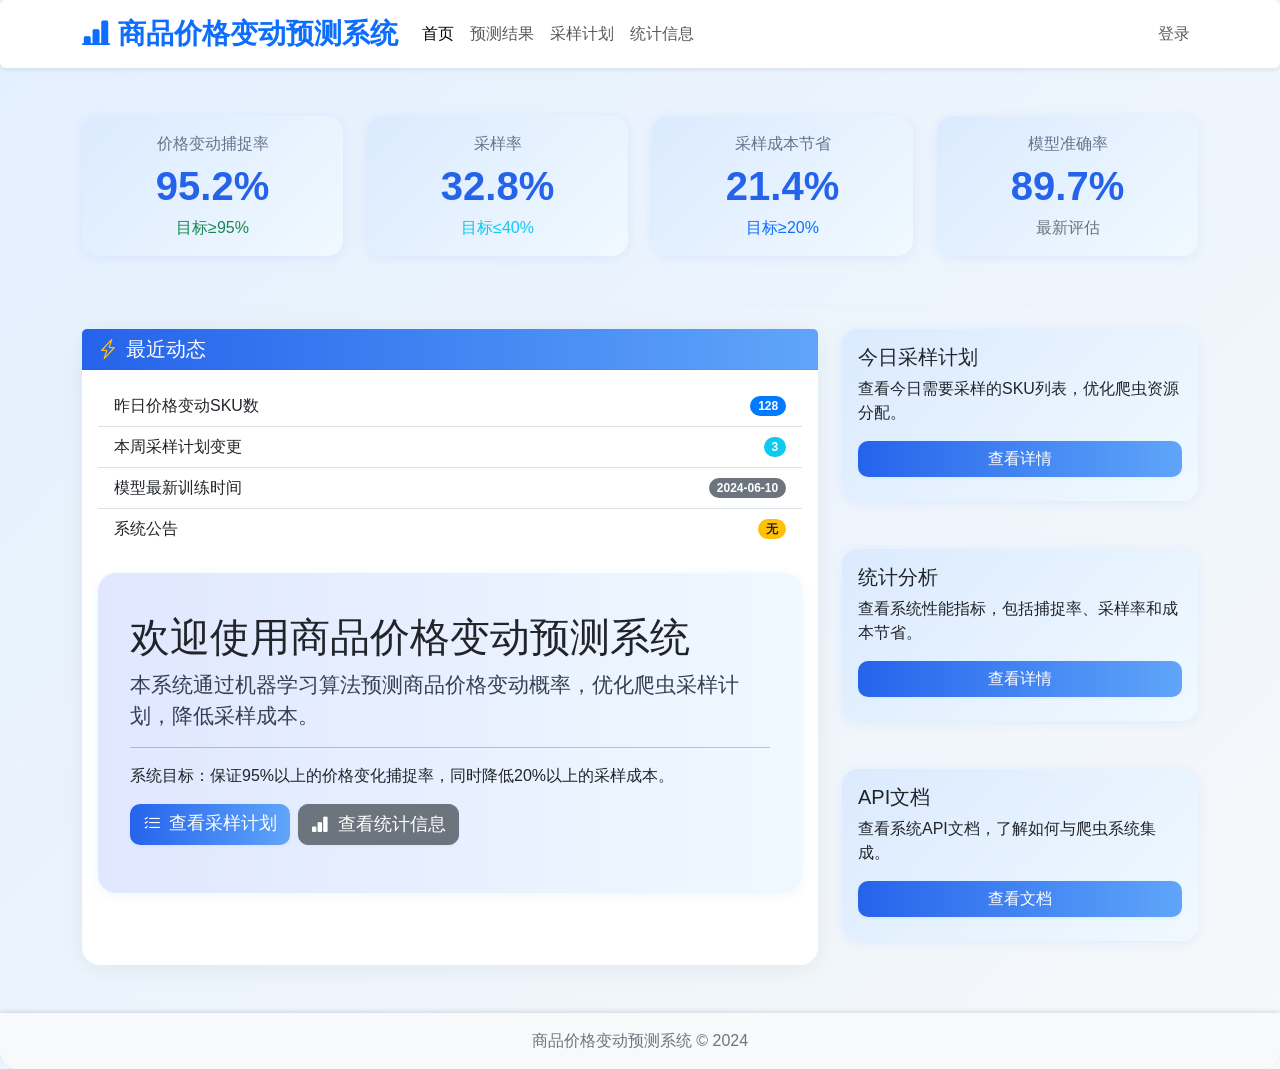
<file: templates/index.html>
<!DOCTYPE html>
<html lang="zh-CN">
<head>
    <meta charset="UTF-8">
    <meta name="viewport" content="width=device-width, initial-scale=1.0">
    <title>商品价格变动预测系统</title>
    <link rel="stylesheet" href="https://cdn.jsdelivr.net/npm/bootstrap@5.2.3/dist/css/bootstrap.min.css">
    <link rel="stylesheet" href="https://cdn.jsdelivr.net/npm/bootstrap-icons@1.10.0/font/bootstrap-icons.css">
    <link rel="stylesheet" href="https://cdn.jsdelivr.net/npm/@fortawesome/fontawesome-free@6.4.0/css/all.min.css">
    <link rel="stylesheet" href="/static/css/style.css">
    <style>
        body {
            background: #f6f8fa;
            font-family: 'Segoe UI', 'PingFang SC', 'Microsoft YaHei', Arial, sans-serif;
        }
        .main-bg {
            background: linear-gradient(135deg, #e3f0ff 0%, #f6f8fa 100%);
            min-height: 100vh;
        }
        .card {
            border-radius: 18px;
            box-shadow: 0 4px 24px 0 rgba(0,0,0,0.06);
        }
        .card-header {
            background: linear-gradient(90deg, #2563eb 0%, #60a5fa 100%);
            color: #fff;
            border-radius: 18px 18px 0 0;
        }
        .stat-card {
            background: linear-gradient(135deg, #dbeafe 0%, #f0f9ff 100%);
            border: none;
            border-radius: 16px;
            box-shadow: 0 2px 12px 0 rgba(37,99,235,0.08);
        }
        .stat-number {
            font-size: 2.5rem;
            font-weight: 700;
            color: #2563eb;
        }
        .stat-label {
            font-size: 1rem;
            color: #64748b;
        }
        .btn, .form-control {
            border-radius: 10px;
            box-shadow: 0 1px 4px 0 rgba(0,0,0,0.04);
        }
        .btn-primary {
            background: linear-gradient(90deg, #2563eb 0%, #60a5fa 100%);
            border: none;
        }
        .btn-primary:hover {
            background: linear-gradient(90deg, #1d4ed8 0%, #3b82f6 100%);
        }
        .footer {
            border-radius: 0 0 18px 18px;
        }
        .jumbotron {
            background: linear-gradient(90deg, #e0e7ff 0%, #f0f9ff 100%);
            border-radius: 18px;
            box-shadow: 0 2px 12px 0 rgba(37,99,235,0.06);
            padding: 2.5rem 2rem;
            margin-bottom: 2rem;
        }
        .display-4 {
            font-weight: 700;
            color: #2563eb;
        }
        .lead {
            font-size: 1.3rem;
            color: #334155;
        }
        .main-btns .btn {
            min-width: 160px;
            font-size: 1.1rem;
            margin-right: 1rem;
        }
        @media (max-width: 767px) {
            .main-btns .btn {
                min-width: 100px;
                font-size: 1rem;
                margin-bottom: 1rem;
            }
            .jumbotron {
                padding: 1.2rem 0.5rem;
            }
        }
    </style>
</head>
<body class="main-bg">
    <nav class="navbar navbar-expand-lg navbar-light bg-white shadow-sm rounded mb-4">
        <div class="container">
            <a class="navbar-brand fw-bold fs-3 text-primary" href="/">
                <i class="bi bi-bar-chart-line-fill me-2"></i>商品价格变动预测系统
            </a>
            <button class="navbar-toggler" type="button" data-bs-toggle="collapse" data-bs-target="#navbarNav">
                <span class="navbar-toggler-icon"></span>
            </button>
            <div class="collapse navbar-collapse" id="navbarNav">
                <ul class="navbar-nav">
                    <li class="nav-item">
                        <a class="nav-link active" href="/">首页</a>
                    </li>
                    <li class="nav-item">
                        <a class="nav-link" href="/predictions">预测结果</a>
                    </li>
                    <li class="nav-item">
                        <a class="nav-link" href="/sampling">采样计划</a>
                    </li>
                    <li class="nav-item">
                        <a class="nav-link" href="/stats">统计信息</a>
                    </li>
                </ul>
                <ul class="navbar-nav ms-auto">
                    <li class="nav-item">
                        <a class="nav-link" href="#" id="loginBtn">登录</a>
                    </li>
                    <li class="nav-item">
                        <a class="nav-link" href="#" id="userInfo" style="display: none;"></a>
                    </li>
                    <li class="nav-item">
                        <a class="nav-link" href="#" id="logoutBtn" style="display: none;">退出</a>
                    </li>
                </ul>
            </div>
        </div>
    </nav>
    <div class="container mt-4">
        <div class="row mb-4 g-4">
            <div class="col-md-3">
                <div class="card stat-card text-center">
                    <div class="card-body">
                        <div class="stat-label">价格变动捕捉率</div>
                        <div class="stat-number" id="captureRate">95.2%</div>
                        <div class="stat-label text-success">目标≥95%</div>
                    </div>
                </div>
            </div>
            <div class="col-md-3">
                <div class="card stat-card text-center">
                    <div class="card-body">
                        <div class="stat-label">采样率</div>
                        <div class="stat-number" id="samplingRate">32.8%</div>
                        <div class="stat-label text-info">目标≤40%</div>
                    </div>
                </div>
            </div>
            <div class="col-md-3">
                <div class="card stat-card text-center">
                    <div class="card-body">
                        <div class="stat-label">采样成本节省</div>
                        <div class="stat-number" id="costSaving">21.4%</div>
                        <div class="stat-label text-primary">目标≥20%</div>
                    </div>
                </div>
            </div>
            <div class="col-md-3">
                <div class="card stat-card text-center">
                    <div class="card-body">
                        <div class="stat-label">模型准确率</div>
                        <div class="stat-number" id="modelAccuracy">89.7%</div>
                        <div class="stat-label text-secondary">最新评估</div>
                    </div>
                </div>
            </div>
        </div>
        <hr class="my-4" style="border-top:1.5px solid #e5e7eb;">
        <div class="row g-4">
            <div class="col-lg-8">
                <div class="card h-100">
                    <div class="card-header">
                        <h5 class="mb-0"><i class="bi bi-lightning-charge text-warning me-2"></i>最近动态</h5>
                    </div>
                    <div class="card-body">
                        <ul class="list-group list-group-flush">
                            <li class="list-group-item d-flex justify-content-between align-items-center">
                                昨日价格变动SKU数
                                <span class="badge bg-primary rounded-pill">128</span>
                            </li>
                            <li class="list-group-item d-flex justify-content-between align-items-center">
                                本周采样计划变更
                                <span class="badge bg-info rounded-pill">3</span>
                            </li>
                            <li class="list-group-item d-flex justify-content-between align-items-center">
                                模型最新训练时间
                                <span class="badge bg-secondary rounded-pill">2024-06-10</span>
                            </li>
                            <li class="list-group-item d-flex justify-content-between align-items-center">
                                系统公告
                                <span class="badge bg-warning text-dark rounded-pill">无</span>
                            </li>
                        </ul>
                        <div class="jumbotron mt-4">
                            <h1 class="display-6">欢迎使用商品价格变动预测系统</h1>
                            <p class="lead">本系统通过机器学习算法预测商品价格变动概率，优化爬虫采样计划，降低采样成本。</p>
                            <hr class="my-3">
                            <p>系统目标：保证95%以上的价格变化捕捉率，同时降低20%以上的采样成本。</p>
                            <div class="main-btns d-flex flex-wrap">
                                <a class="btn btn-primary btn-lg me-2 mb-2" href="/sampling" role="button"><i class="bi bi-list-check me-1"></i> 查看采样计划</a>
                                <a class="btn btn-secondary btn-lg mb-2" href="/stats" role="button"><i class="bi bi-bar-chart-fill me-1"></i> 查看统计信息</a>
                            </div>
                        </div>
                    </div>
                </div>
            </div>
            <div class="col-lg-4">
                <div class="d-flex flex-column h-100 gap-4">
                    <div class="card stat-card flex-fill">
                        <div class="card-body">
                            <h5 class="card-title">今日采样计划</h5>
                            <p class="card-text">查看今日需要采样的SKU列表，优化爬虫资源分配。</p>
                            <a href="/sampling" class="btn btn-primary w-100">查看详情</a>
                        </div>
                    </div>
                    <div class="card stat-card flex-fill">
                        <div class="card-body">
                            <h5 class="card-title">统计分析</h5>
                            <p class="card-text">查看系统性能指标，包括捕捉率、采样率和成本节省。</p>
                            <a href="/stats" class="btn btn-primary w-100">查看详情</a>
                        </div>
                    </div>
                    <div class="card stat-card flex-fill">
                        <div class="card-body">
                            <h5 class="card-title">API文档</h5>
                            <p class="card-text">查看系统API文档，了解如何与爬虫系统集成。</p>
                            <a href="/docs" class="btn btn-primary w-100">查看文档</a>
                        </div>
                    </div>
                </div>
            </div>
        </div>
    </div>
    <!-- 登录模态框 -->
    <div class="modal fade" id="loginModal" tabindex="-1">
        <div class="modal-dialog">
            <div class="modal-content">
                <div class="modal-header">
                    <h5 class="modal-title">用户登录</h5>
                    <button type="button" class="btn-close" data-bs-dismiss="modal" aria-label="Close"></button>
                </div>
                <div class="modal-body">
                    <form id="loginForm">
                        <div class="mb-3">
                            <label for="username" class="form-label">用户名</label>
                            <input type="text" class="form-control" id="username" required>
                        </div>
                        <div class="mb-3">
                            <label for="password" class="form-label">密码</label>
                            <input type="password" class="form-control" id="password" required>
                        </div>
                        <div class="alert alert-danger d-none" id="loginError"></div>
                    </form>
                </div>
                <div class="modal-footer">
                    <button type="button" class="btn btn-secondary" data-bs-dismiss="modal">取消</button>
                    <button type="button" class="btn btn-primary" id="loginSubmit">登录</button>
                </div>
            </div>
        </div>
    </div>
    <footer class="footer mt-5 py-3 bg-light">
        <div class="container text-center">
            <span class="text-muted">商品价格变动预测系统 &copy; 2024</span>
        </div>
    </footer>
    <script src="https://cdn.jsdelivr.net/npm/bootstrap@5.2.3/dist/js/bootstrap.bundle.min.js"></script>
    <script src="/static/js/auth.js"></script>
    <script src="/static/js/main.js"></script>
</body>
</html>
</file>
<file: static/css/style.css>
/* 全局样式 */
body {
    min-height: 100vh;
    display: flex;
    flex-direction: column;
    font-family: 'Segoe UI', Tahoma, Geneva, Verdana, sans-serif;
}

/* 导航栏样式 */
.navbar {
    box-shadow: 0 2px 4px rgba(0, 0, 0, 0.1);
}

/* 页脚样式 */
.footer {
    margin-top: auto;
    padding: 1rem 0;
    background-color: #f8f9fa;
    box-shadow: 0 -2px 4px rgba(0, 0, 0, 0.1);
}

/* 卡片样式 */
.card {
    margin-bottom: 1.5rem;
    border: none;
    box-shadow: 0 0.125rem 0.25rem rgba(0, 0, 0, 0.075);
    transition: transform 0.2s ease-in-out;
}

.card:hover {
    transform: translateY(-2px);
}

.card-header {
    background-color: #f8f9fa;
    border-bottom: 1px solid rgba(0, 0, 0, 0.05);
    font-weight: 600;
}

/* 表格样式 */
.table {
    margin-bottom: 0;
}

.table th {
    font-weight: 600;
    background-color: #f8f9fa;
}

.table-hover tbody tr:hover {
    background-color: rgba(0, 123, 255, 0.05);
}

/* 按钮样式 */
.btn {
    font-weight: 500;
    padding: 0.375rem 0.75rem;
}

.btn-icon i {
    margin-right: 0.25rem;
}

/* 表单样式 */
.form-control, .form-select {
    border-radius: 0.25rem;
    padding: 0.375rem 0.75rem;
}

/* 模态框样式 */
.modal-header {
    border-bottom: 1px solid rgba(0, 0, 0, 0.05);
}

.modal-footer {
    border-top: 1px solid rgba(0, 0, 0, 0.05);
}

/* 图表容器样式 */
.chart-container {
    position: relative;
    height: 300px;
    width: 100%;
}

/* 响应式调整 */
@media (max-width: 768px) {
    .card-body {
        padding: 1rem;
    }
    
    .btn {
        margin-bottom: 0.5rem;
    }
}

/* 加载动画 */
.spinner-border {
    width: 1rem;
    height: 1rem;
    border-width: 0.2em;
    display: inline-block;
    vertical-align: text-bottom;
}

/* 工具类 */
.text-muted {
    color: #6c757d !important;
}

.bg-light {
    background-color: #f8f9fa !important;
}

/* 自定义颜色 */
.bg-primary {
    background-color: #007bff !important;
}

.btn-primary {
    background-color: #007bff;
    border-color: #007bff;
}

.btn-primary:hover {
    background-color: #0069d9;
    border-color: #0062cc;
}

.btn-secondary {
    background-color: #6c757d;
    border-color: #6c757d;
}

.btn-secondary:hover {
    background-color: #5a6268;
    border-color: #545b62;
}

.btn-success {
    background-color: #28a745;
    border-color: #28a745;
}

.btn-success:hover {
    background-color: #218838;
    border-color: #1e7e34;
}
</file>
